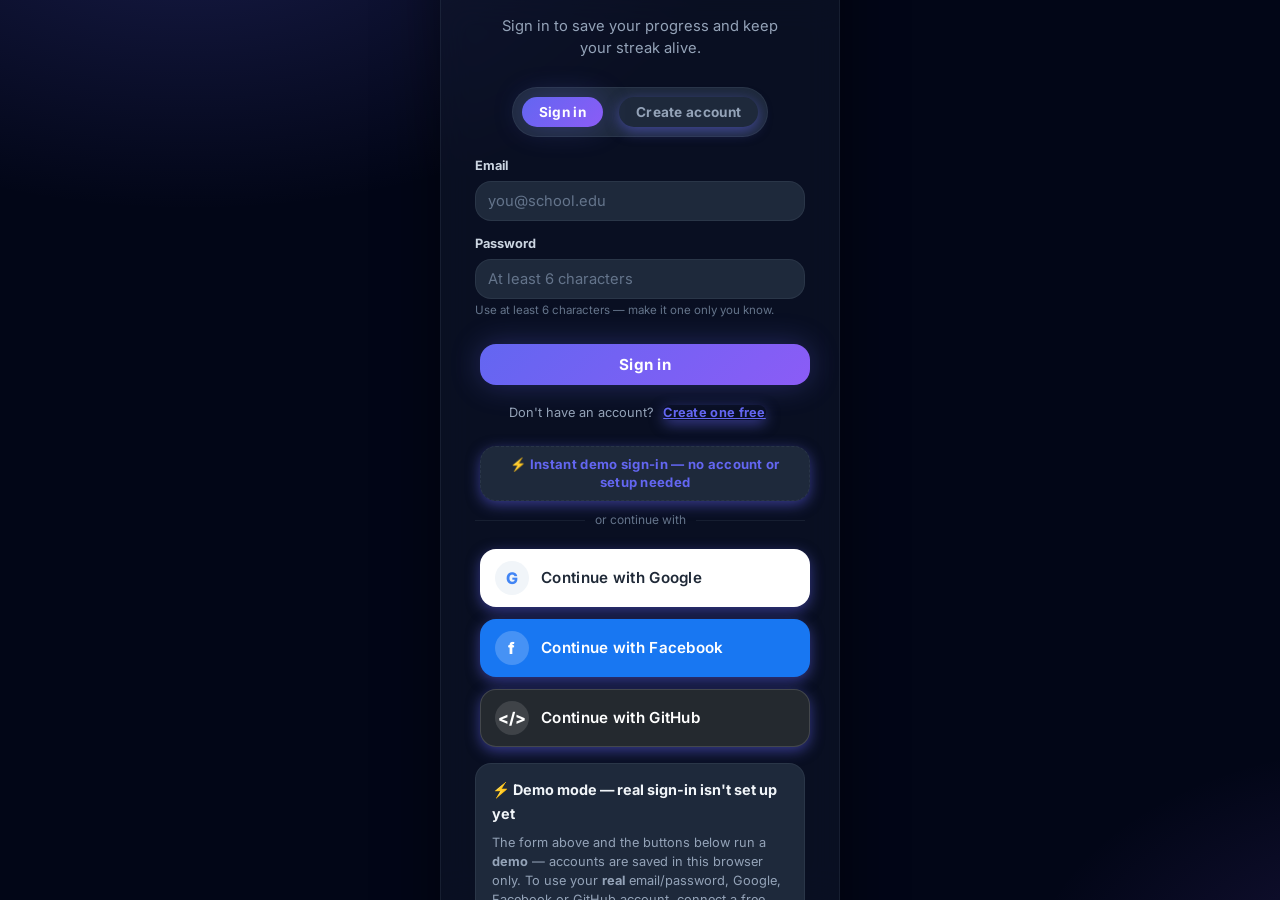
<file: STUDY TRACKER/index.html>
<!DOCTYPE html>
<html lang="en">
<head>
  <meta charset="UTF-8">
  <meta name="viewport" content="width=device-width, initial-scale=1.0">
  <title>Study Tracker | Focus. Track. Achieve.</title>
  <link rel="preconnect" href="https://fonts.googleapis.com">
  <link rel="preconnect" href="https://fonts.gstatic.com" crossorigin>
  <link href="https://fonts.googleapis.com/css2?family=Inter:wght@400;500;600;700;800;900&display=swap" rel="stylesheet">
  <link rel="stylesheet" href="style.css">
</head>
<body class="auth-screen">
  <div id="authRoot" class="auth-root" aria-live="polite"></div>

  <div class="app-shell" id="appShell">
    <nav class="sidebar" aria-label="Main navigation">
      <div class="sidebar-brand" title="Study Tracker">
        <span class="brand-icon">🎓</span>
        <span class="brand-text">StudyTrack</span>
      </div>

      <div class="sidebar-nav">
        <button class="nav-btn active" data-view="dashboard" title="Dashboard">
          <span class="nav-icon">🏠</span>
          <span class="nav-label">Dashboard</span>
        </button>
        <button class="nav-btn" data-view="subjects" title="Subjects">
          <span class="nav-icon">📚</span>
          <span class="nav-label">Subjects</span>
        </button>
        <button class="nav-btn" data-view="timer" title="Timer">
          <span class="nav-icon">⏱️</span>
          <span class="nav-label">Timer</span>
        </button>
        <button class="nav-btn" data-view="calendar" title="Calendar">
          <span class="nav-icon">📅</span>
          <span class="nav-label">Calendar</span>
        </button>
        <button class="nav-btn" data-view="resources" title="Resources">
          <span class="nav-icon">📁</span>
          <span class="nav-label">Resources</span>
        </button>
        <button class="nav-btn" data-view="notes" title="Notes">
          <span class="nav-icon">📝</span>
          <span class="nav-label">Notes</span>
        </button>
        <button class="nav-btn" data-view="stats" title="Stats">
          <span class="nav-icon">📊</span>
          <span class="nav-label">Stats</span>
        </button>
        <button class="nav-btn" data-view="goals" title="Goals">
          <span class="nav-icon">🎯</span>
          <span class="nav-label">Goals</span>
        </button>
      </div>

      <div class="sidebar-footer">
        <div id="authBar" class="auth-bar"></div>
        <button id="themeToggle" class="nav-btn theme-toggle" title="Toggle theme">
          <span class="nav-icon" id="themeIcon">🌙</span>
          <span class="nav-label" id="themeLabel">Dark</span>
        </button>
      </div>
    </nav>

    <div class="main-area" id="appMain">
      <header class="topbar">
        <div class="card greeting-card">
          <div class="greeting-content">
            <p class="greeting-eyebrow" id="greetingEyebrow">Good day,</p>
            <h1 class="greeting-name" id="greetingName">Student</h1>
            <p class="greeting-sub">Stay focused and turn your goals into achievements.</p>
          </div>
          <div class="greeting-wave" aria-hidden="true"></div>
        </div>
        <div class="card clock-card">
          <p class="clock-date" id="clockDate">--</p>
          <p class="clock-time" id="clockTime">--:--</p>
          <p class="clock-period" id="clockPeriod">--</p>
        </div>
      </header>

      <main id="app" class="app-main"></main>
    </div>
  </div>

  <script src="data.js"></script>
  <script src="firebase-config.js"></script>
  <script src="auth.js"></script>
  <script src="app.js"></script>
</body>
</html>
</file>
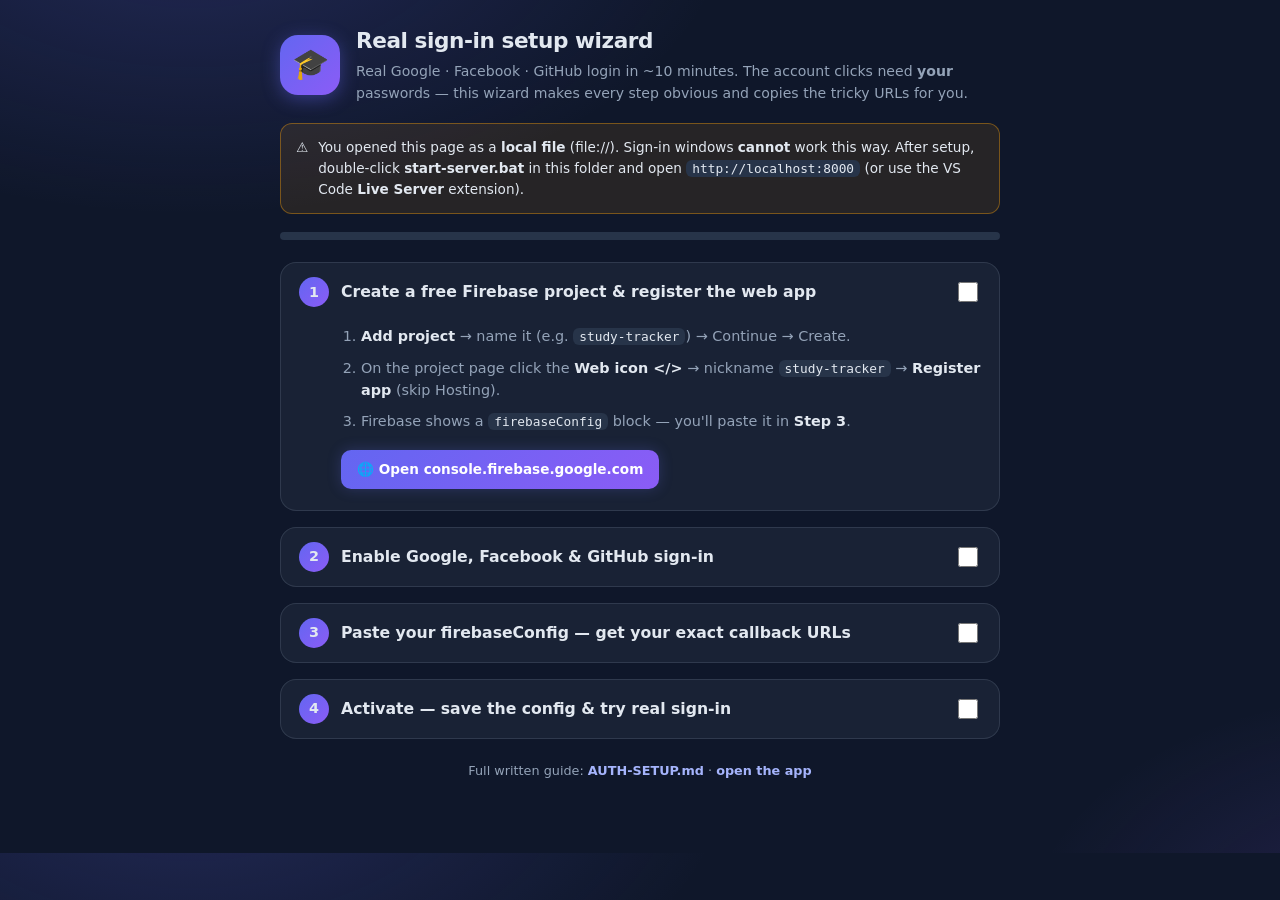
<file: STUDY TRACKER/SETUP-WIZARD.html>
<!DOCTYPE html>
<html lang="en" data-theme="dark">
<head>
<meta charset="UTF-8">
<meta name="viewport" content="width=device-width, initial-scale=1.0">
<title>Study Tracker — Real Sign-In Setup Wizard</title>
<style>
  :root { --bg:#0f172a; --bg2:#1e293b; --card:rgba(30,41,59,.7); --hover:#273449;
    --accent:#6366f1; --accent2:#8b5cf6; --text:#e2e8f0; --muted:#94a3b8;
    --ok:#22c55e; --danger:#ef4444; --border:rgba(148,163,184,.18); }
  * { box-sizing: border-box; }
  body { margin:0; padding:24px 16px 60px; font-family:"Segoe UI",system-ui,sans-serif; color:var(--text);
    line-height:1.55; background:radial-gradient(900px 500px at 15% -10%, rgba(99,102,241,.22), transparent 60%),
    radial-gradient(700px 450px at 110% 110%, rgba(139,92,246,.16), transparent 55%), var(--bg); }
  .wrap { max-width: 720px; margin: 0 auto; }
  header { display:flex; gap:16px; align-items:center; margin-bottom:18px; }
  .logo { display:inline-flex; align-items:center; justify-content:center; width:60px; height:60px; font-size:30px;
    background:linear-gradient(135deg,var(--accent),var(--accent2)); border-radius:18px; flex-shrink:0;
    box-shadow:0 4px 18px rgba(99,102,241,.4); }
  h1 { margin:0; font-size:1.35rem; letter-spacing:-.02em; }
  header p { margin:4px 0 0; font-size:.88rem; color:var(--muted); }
  .progress { height:8px; background:var(--hover); border-radius:6px; overflow:hidden; margin-bottom:22px; }
  .progress > div { height:100%; width:0; background:linear-gradient(90deg,var(--accent),var(--accent2));
    border-radius:6px; transition:width .4s ease; }
  .step { background:var(--card); backdrop-filter:blur(14px); border:1px solid var(--border);
    border-radius:16px; margin-bottom:16px; overflow:hidden; }
  .step.done { border-color:rgba(34,197,94,.45); }
  .step-head { display:flex; align-items:center; gap:12px; padding:14px 18px; cursor:pointer; }
  .step-head .num { display:inline-flex; align-items:center; justify-content:center; width:30px; height:30px;
    border-radius:50%; background:linear-gradient(135deg,var(--accent),var(--accent2)); font-weight:800;
    font-size:.9rem; flex-shrink:0; }
  .step.done .step-head .num { background:var(--ok); }
  .step-head h2 { margin:0; font-size:.98rem; flex:1; }
  .step-head input[type="checkbox"] { width:20px; height:20px; accent-color:var(--ok); cursor:pointer; flex-shrink:0; }
  .step-body { display:none; padding:4px 18px 18px 60px; font-size:.9rem; color:var(--muted); }
  .step.open .step-body { display:block; }
  .step-body ol { margin:0 0 14px; padding-left:20px; }
  .step-body li { margin-bottom:9px; }
  .step-body b { color: var(--text); }
  a { color:#a5b4fc; font-weight:600; text-decoration:none; }
  a:hover { text-decoration:underline; }
  .btn { display:inline-flex; align-items:center; gap:8px; padding:9px 16px; margin:3px 8px 3px 0;
    font-size:.85rem; font-weight:700; color:#fff; background:linear-gradient(135deg,var(--accent),var(--accent2));
    border:none; border-radius:10px; cursor:pointer; box-shadow:0 0 14px rgba(99,102,241,.25);
    transition:transform .15s ease, filter .15s ease; }
  .btn:hover { transform:translateY(-1px); filter:brightness(1.1); }
  .btn.ghost { background:var(--hover); box-shadow:none; }
  .warnbox { display:flex; gap:10px; padding:13px 15px; margin-bottom:18px; font-size:.85rem;
    background:rgba(245,158,11,.1); border:1px solid rgba(245,158,11,.4); border-radius:12px; }
  .okbox { padding:12px 14px; margin:12px 0; font-size:.87rem; color:#bbf7d0;
    background:rgba(34,197,94,.1); border:1px solid rgba(34,197,94,.4); border-radius:12px; }
  textarea { width:100%; min-height:150px; resize:vertical; padding:12px; color:var(--text);
    font-family:Consolas,"Courier New",monospace; font-size:.78rem; line-height:1.5; background:var(--bg);
    border:1px solid var(--border); border-radius:12px; outline:none; }
  textarea:focus { border-color:var(--accent); box-shadow:0 0 0 3px rgba(99,102,241,.25); }
  .url-row { display:flex; gap:8px; align-items:center; margin:8px 0; flex-wrap:wrap; }
  .url-row code { flex:1; min-width:220px; padding:9px 12px; font-size:.78rem; color:var(--text);
    background:var(--bg); border:1px solid var(--border); border-radius:9px; font-family:Consolas,monospace; word-break:break-all; }
  .copy { padding:8px 13px; font-size:.78rem; font-weight:700; color:var(--text); background:var(--hover);
    border:1px solid var(--border); border-radius:9px; cursor:pointer; }
  .copy:hover { border-color:var(--accent); color:#fff; }
  .copy.ok { border-color:var(--ok); color:var(--ok); }
  .muted { color:var(--muted); font-size:.8rem; }
  .status { min-height:20px; margin-top:10px; font-size:.85rem; }
  .status.err { color:var(--danger); } .status.good { color:var(--ok); }
  code.inline { padding:1px 6px; background:var(--hover); border-radius:6px; font-family:Consolas,monospace; font-size:.8rem; color:var(--text); }
</style>
</head>
<body>
<div class="wrap">
  <header>
    <div class="logo">🎓</div>
    <div>
      <h1>Real sign-in setup wizard</h1>
      <p>Real Google · Facebook · GitHub login in ~10 minutes. The account clicks need <b>your</b> passwords — this wizard makes every step obvious and copies the tricky URLs for you.</p>
    </div>
  </header>

  <div class="warnbox" id="protoWarn" hidden>
    <span>⚠️</span>
    <span>You opened this page as a <b>local file</b> (file://). Sign-in windows <b>cannot</b> work this way.
    After setup, double-click <b>start-server.bat</b> in this folder and open
    <code class="inline">http://localhost:8000</code> (or use the VS Code <b>Live Server</b> extension).</span>
  </div>

  <div class="progress"><div id="progFill"></div></div>

  <section class="step" data-step="1">
    <div class="step-head"><span class="num">1</span><h2>Create a free Firebase project & register the web app</h2><input type="checkbox" class="done" aria-label="Step 1 done"></div>
    <div class="step-body">
      <ol>
        <li><b>Add project</b> → name it (e.g. <code class="inline">study-tracker</code>) → Continue → Create.</li>
        <li>On the project page click the <b>Web icon &lt;/&gt;</b> → nickname <code class="inline">study-tracker</code> → <b>Register app</b> (skip Hosting).</li>
        <li>Firebase shows a <code class="inline">firebaseConfig</code> block — you'll paste it in <b>Step 3</b>.</li>
      </ol>
      <a class="btn" href="https://console.firebase.google.com" target="_blank" rel="noopener">🌐 Open console.firebase.google.com</a>
    </div>
  </section>

  <section class="step" data-step="2">
    <div class="step-head"><span class="num">2</span><h2>Enable Google, Facebook & GitHub sign-in</h2><input type="checkbox" class="done" aria-label="Step 2 done"></div>
    <div class="step-body">
      <ol>
        <li>Open <b>Authentication → Get started</b> (button below). Set a support email if asked.</li>
        <li><b>Email/Password</b> → enable it (usually already on) — this powers the <b>Create account</b> and <b>Sign in</b> forms on the app. ✅</li>
        <li><b>Google</b> → Enable → choose your email → Save. ✅ Nothing else needed.</li>
        <li><b>Facebook</b>: create an app at Facebook for developers (type <b>Consumer</b>, add the <b>Facebook Login</b> product) → <b>Settings → Basic</b> → copy the <b>App ID</b> + <b>App Secret</b> → paste them into Firebase's Facebook provider → Save. Then put your callback URL (generated in Step 3) into <b>Facebook Login → Settings → Valid OAuth Redirect URIs</b>.</li>
        <li><b>GitHub</b>: create an OAuth App on GitHub → paste the callback URL (from Step 3) → register → copy the <b>Client ID</b> + <b>Client Secret</b> into Firebase's GitHub provider → Save.</li>
        <li><b>Authentication → Settings → Authorized domains</b>: add <code class="inline">localhost</code> (usually already there) and your live domain later (e.g. <code class="inline">yourname.github.io</code>).</li>
      </ol>
      <a class="btn" href="https://console.firebase.google.com/project/_/authentication/providers" target="_blank" rel="noopener">🔐 Firebase Authentication</a>
      <a class="btn ghost" href="https://developers.facebook.com/apps" target="_blank" rel="noopener">📘 Facebook for developers</a>
      <a class="btn ghost" href="https://github.com/settings/developers" target="_blank" rel="noopener">🐙 GitHub OAuth Apps</a>
    </div>
  </section>
  <section class="step" data-step="3">
    <div class="step-head"><span class="num">3</span><h2>Paste your firebaseConfig — get your exact callback URLs</h2><input type="checkbox" class="done" aria-label="Step 3 done"></div>
    <div class="step-body">
      <ol>
        <li>In Firebase open <b>⚙️ Project settings → Your apps</b> (button below) → copy the whole <code class="inline">firebaseConfig</code> block.</li>
        <li>Paste it below and press <b>Check my config</b> — the wizard builds the exact URLs Facebook/GitHub need.</li>
      </ol>
      <textarea id="cfg" spellcheck="false" placeholder='Paste the whole firebaseConfig here, e.g.&#10;{&#10;  "apiKey": "AIzaSy...",&#10;  "authDomain": "your-project.firebaseapp.com",&#10;  "projectId": "your-project",&#10;  "storageBucket": "your-project.appspot.com",&#10;  "messagingSenderId": "1234567890",&#10;  "appId": "1:1234567890:web:abc123"&#10;}'></textarea>
      <div style="margin-top:10px;">
        <button class="btn" id="checkCfg">✓ Check my config</button>
        <a class="btn ghost" href="https://console.firebase.google.com/project/_/settings/general" target="_blank" rel="noopener">⚙️ Project settings</a>
      </div>
      <div id="cfgResult" hidden></div>
    </div>
  </section>

  <section class="step" data-step="4">
    <div class="step-head"><span class="num">4</span><h2>Activate — save the config & try real sign-in</h2><input type="checkbox" class="done" aria-label="Step 4 done"></div>
    <div class="step-body">
      <p>Click the button: it saves your config into this browser and switches the app to real sign-in (when the app is opened the same way as this page).</p>
      <button class="btn" id="saveCfg">💾 Save config &amp; activate real sign-in</button>
      <p class="status" id="saveStatus"></p>
      <ol>
        <li>Open <a href="index.html" target="_blank" rel="noopener">index.html →</a> the same way you opened this page (Live Server / same server).</li>
        <li>Click <b>Continue with Google / Facebook / GitHub</b> → the <b>real</b> provider window opens → approve → you're signed in with your real name, email &amp; avatar 🔒</li>
        <li>If a red toast appears, read it — it names the exact fix (usually adding this domain under <b>Authentication → Settings → Authorized domains</b>).</li>
      </ol>
      <p class="muted">Remove anytime: app login screen → ⚙️ Enable real sign-in → "Remove saved config".</p>
    </div>
  </section>

  <p class="muted" style="text-align:center;margin-top:22px;">
    Full written guide: <a href="AUTH-SETUP.md" target="_blank" rel="noopener">AUTH-SETUP.md</a> · <a href="index.html" target="_blank" rel="noopener">open the app</a>
  </p>
</div>
<script>
(function () {
  "use strict";
  const $ = s => document.querySelector(s);

  /* --- protocol warning (file:// can't open sign-in windows) --- */
  if (location.protocol === "file:") $("#protoWarn").hidden = false;

  /* --- collapsible steps + persisted progress --- */
  const saved = JSON.parse(localStorage.getItem("st_wizard_progress") || "{}");
  const steps = Array.prototype.slice.call(document.querySelectorAll(".step"));
  function refresh() {
    const done = steps.filter(s => s.classList.contains("done")).length;
    $("#progFill").style.width = (done / steps.length * 100) + "%";
  }
  steps.forEach((s, i) => {
    const cb = s.querySelector('input[type="checkbox"]');
    if (saved[i + 1]) { s.classList.add("done"); cb.checked = true; }
    if (i === 0) s.classList.add("open");
    s.querySelector(".step-head").addEventListener("click", e => {
      if (e.target === cb) return;
      s.classList.toggle("open");
    });
    cb.addEventListener("change", () => {
      s.classList.toggle("done", cb.checked);
      saved[i + 1] = cb.checked;
      localStorage.setItem("st_wizard_progress", JSON.stringify(saved));
      refresh();
    });
  });
  refresh();

  /* --- config parsing (same rules as the app's ⚙️ panel) --- */
  function escapeHtml(s) {
    return String(s == null ? "" : s).replace(/&/g, "&amp;").replace(/</g, "&lt;")
      .replace(/>/g, "&gt;").replace(/"/g, "&quot;");
  }
  function parseConfig(raw) {
    const text = (raw || "").trim();
    const start = text.indexOf("{");
    const end = text.lastIndexOf("}");
    if (!text || start === -1 || end <= start) {
      return { ok: false, error: "No { … } block found — paste the whole firebaseConfig block." };
    }
    try {
      const cfg = JSON.parse(text.slice(start, end + 1));
      const missing = ["apiKey", "authDomain", "projectId", "appId"].filter(k => !cfg[k]);
      if (missing.length) return { ok: false, error: "That config is missing: " + missing.join(", ") };
      return { ok: true, cfg };
    } catch (e) {
      return { ok: false, error: "Not valid JSON — copy the block exactly from Firebase." };
    }
  }
  function handlerUrl(authDomain) {
    return "https://" + String(authDomain).replace(/^https?:\/\//, "") + "/__/auth/handler";
  }
  function copyText(text, btn) {
    const done = () => {
      if (!btn) return;
      const old = btn.textContent;
      btn.textContent = "✅ Copied"; btn.classList.add("ok");
      setTimeout(() => { btn.textContent = old; btn.classList.remove("ok"); }, 1500);
    };
    if (navigator.clipboard && navigator.clipboard.writeText) {
      navigator.clipboard.writeText(text).then(done, () => fallbackCopy(text, done));
    } else fallbackCopy(text, done);
  }
  function fallbackCopy(text, done) {
    const ta = document.createElement("textarea");
    ta.value = text; document.body.appendChild(ta); ta.select();
    try { document.execCommand("copy"); } catch (e) { /* noop */ }
    ta.remove(); done();
  }

  /* --- Step 3: check config → generate the provider callback URL --- */
  $("#checkCfg").addEventListener("click", () => {
    const res = parseConfig($("#cfg").value);
    const box = $("#cfgResult");
    box.hidden = false;
    if (!res.ok) {
      box.className = "warnbox";
      box.innerHTML = "<span>❌</span><span><b>" + escapeHtml(res.error) + "</b></span>";
      return;
    }
    const url = handlerUrl(res.cfg.authDomain);
    box.className = "okbox";
    box.innerHTML =
      "<b>✅ Config looks good (project: " + escapeHtml(res.cfg.projectId) + ")!</b><br><br>" +
      "Paste this exact URL into the developer consoles from Step 2:" +
      '<div class="url-row"><code id="cbUrl">' + escapeHtml(url) + '</code>' +
      '<button class="copy" id="copyBtn" type="button">📋 Copy</button></div>' +
      '<span class="muted">→ GitHub: "Authorization callback URL" · Facebook: "Valid OAuth Redirect URIs" · and add your hosting domain under Firebase → Authentication → Settings → Authorized domains</span>';
    $("#copyBtn").addEventListener("click", e => copyText($("#cbUrl").textContent, e.target));
  });

  /* --- Step 4: activate --- */
  $("#saveCfg").addEventListener("click", () => {
    const res = parseConfig($("#cfg").value);
    const st = $("#saveStatus");
    if (!res.ok) {
      st.textContent = "❌ " + res.error;
      st.className = "status err";
      return;
    }
    localStorage.setItem("st_firebase_config", JSON.stringify(res.cfg));
    st.textContent = "✅ Saved! Open index.html the same way you opened this page and click a provider — real sign-in is ON. (Remove it anytime from the app's ⚙️ panel.)";
    st.className = "status good";
  });

  /* --- automated self-test: open with ?selftest=1 --- */
  if (location.search.indexOf("selftest=1") !== -1) {
    const out = [];
    const t = (n, ok, d) => out.push((ok ? "PASS" : "FAIL") + ": " + n + (d ? " | " + d : ""));
    const r1 = parseConfig('window.FIREBASE_CONFIG = {\n "apiKey": "AIza", "authDomain": "p.firebaseapp.com", "projectId": "p", "storageBucket": "s", "messagingSenderId": "1", "appId": "a" \n};');
    t("parse wrapped JSON", r1.ok && r1.cfg.apiKey === "AIza", JSON.stringify(r1));
    t("reject broken JSON", !parseConfig("{oops").ok);
    t("reject missing keys", !parseConfig('{"apiKey":"a"}').ok);
    t("reject garbage", !parseConfig("hello world").ok);
    t("handler url from authDomain", handlerUrl("p.firebaseapp.com") === "https://p.firebaseapp.com/__/auth/handler");
    t("escapeHtml works", escapeHtml('<a href="x">') === "&lt;a href=&quot;x&quot;&gt;");
    const cb = steps[0].querySelector('input[type="checkbox"]');
    cb.checked = true; cb.dispatchEvent(new Event("change"));
    t("progress persisted", JSON.parse(localStorage.getItem("st_wizard_progress"))["1"] === true);
    cb.checked = false; cb.dispatchEvent(new Event("change"));
    document.body.dataset.testResult = out.join(" || ");
  }
})();
</script>
</body>
</html>
</file>
<file: STUDY TRACKER/style.css>
﻿/* ============================================
   STUDY TRACKER - Enhanced Modern Dashboard
   Sleek glassmorphism, vibrant gradients,
   smooth animations & micro-interactions
   ============================================ */

/* ---------- CSS Variables (Dark Theme) ---------- */
:root {
  /* Backgrounds */
  --bg-primary: #020617;
  --bg-secondary: #0f172a;
  --bg-card: rgba(15, 23, 42, 0.6);
  --bg-card-solid: #0f172a;
  --bg-hover: #1e293b;

  /* Accent Colors */
  --accent-primary: #6366f1;
  --accent-primary-hover: #4f46e5;
  --accent-secondary: #a855f7;
  --accent-light: #818cf8;
  --accent-lighter: #a5b4fc;
  --accent-glow: rgba(99, 102, 241, 0.3);
  --accent-glow-strong: rgba(99, 102, 241, 0.5);

  /* Gradient Accents */
  --gradient-primary: linear-gradient(135deg, #6366f1 0%, #a855f7 100%);
  --gradient-success: linear-gradient(135deg, #22c55e 0%, #10b981 100%);
  --gradient-warning: linear-gradient(135deg, #f59e0b 0%, #f97316 100%);

  /* Semantic Colors */
  --success: #22c55e;
  --success-bg: rgba(34, 197, 94, 0.15);
  --danger: #ef4444;
  --danger-bg: rgba(239, 68, 68, 0.15);
  --warning: #f59e0b;
  --warning-bg: rgba(245, 158, 11, 0.15);

  /* Text Colors */
  --text-primary: #f1f5f9;
  --text-secondary: #cbd5e1;
  --text-muted: #94a3b8;
  --text-faint: #64748b;

  /* Borders */
  --border-subtle: rgba(148, 163, 184, 0.1);
  --border-hover: rgba(99, 102, 241, 0.6);
  --border-glow: rgba(99, 102, 241, 0.4);

  /* Inputs */
  --input-bg: rgba(15, 23, 42, 0.7);

  /* Shadows */
  --shadow-sm: 0 1px 3px rgba(0, 0, 0, 0.3);
  --shadow-md: 0 10px 40px rgba(0, 0, 0, 0.4);
  --shadow-lg: 0 20px 60px rgba(0, 0, 0, 0.5);
  --shadow-glow: 0 0 30px var(--accent-glow);
  --shadow-glow-strong: 0 8px 32px var(--accent-glow-strong);

  /* Radii */
  --radius-sm: 10px;
  --radius-md: 16px;
  --radius-lg: 24px;
  --radius-xl: 32px;

  /* Fonts */
  --font-body: 'Inter', -apple-system, BlinkMacSystemFont, 'Segoe UI', 'Helvetica Neue', Arial, sans-serif;

  /* Layout */
  --sidebar-width: 260px;
  --nav-bg: rgba(2, 6, 23, 0.8);
  --nav-blur: 16px;

  /* Motion */
  --dur-fast: 0.15s;
  --dur-med: 0.25s;
  --dur-slow: 0.4s;
  --ease-out: cubic-bezier(0.25, 0.8, 0.25, 1);
  --ease-spring: cubic-bezier(0.34, 1.56, 0.64, 1);
}

/* ---------- CSS Variables (Light Theme) ---------- */
body[data-theme="light"] {
  --bg-primary: #f1f5f9;
  --bg-secondary: #e2e8f0;
  --bg-card: rgba(255, 255, 255, 0.72);
  --bg-card-solid: #ffffff;
  --bg-hover: #e2e8f0;

  --accent-primary-hover: #4f46e5;
  --accent-lighter: #4338ca;
  --accent-glow: rgba(99, 102, 241, 0.18);
  --accent-glow-strong: rgba(99, 102, 241, 0.35);

  --success: #16a34a;
  --success-bg: rgba(22, 163, 74, 0.12);
  --danger: #dc2626;
  --danger-bg: rgba(220, 38, 38, 0.1);
  --warning: #d97706;
  --warning-bg: rgba(217, 119, 6, 0.12);

  --text-primary: #0f172a;
  --text-secondary: #334155;
  --text-muted: #64748b;
  --text-faint: #94a3b8;

  --border-subtle: rgba(15, 23, 42, 0.08);
  --border-hover: rgba(99, 102, 241, 0.45);

  --input-bg: rgba(255, 255, 255, 0.92);

  --shadow-sm: 0 2px 8px rgba(15, 23, 42, 0.07);
  --shadow-md: 0 8px 24px rgba(15, 23, 42, 0.09);
  --shadow-lg: 0 16px 40px rgba(15, 23, 42, 0.13);

  --nav-bg: rgba(255, 255, 255, 0.82);
}

/* ---------- Reset ---------- */
*,
*::before,
*::after {
  margin: 0;
  padding: 0;
  box-sizing: border-box;
}

/* ---------- Base ---------- */
html {
  scroll-behavior: smooth;
}

body {
  font-family: var(--font-body);
  background-color: var(--bg-primary);
  background-image:
    radial-gradient(ellipse 80% 50% at 50% -20%, rgba(99, 102, 241, 0.15) 0%, transparent 60%),
    radial-gradient(ellipse 60% 40% at 100% 100%, rgba(168, 85, 247, 0.12) 0%, transparent 50%),
    radial-gradient(ellipse 40% 30% at 0% 80%, rgba(34, 197, 94, 0.08) 0%, transparent 50%);
  background-attachment: fixed;
  color: var(--text-primary);
  line-height: 1.7;
  min-height: 100vh;
  -webkit-font-smoothing: antialiased;
  -moz-osx-font-smoothing: grayscale;
  transition: background-color var(--dur-slow) var(--ease-out),
              color var(--dur-slow) var(--ease-out);
}

body[data-theme="light"] {
  background-image:
    radial-gradient(circle at 15% 20%, rgba(99, 102, 241, 0.1) 0%, transparent 35%),
    radial-gradient(circle at 85% 80%, rgba(34, 197, 94, 0.07) 0%, transparent 35%),
    radial-gradient(circle at 50% 50%, rgba(241, 245, 249, 0.4) 0%, transparent 100%);
}
/* ---------- App Shell Layout ---------- */
.app-shell {
  display: flex;
  min-height: 100vh;
}

/* ---------- Sidebar ---------- */
.sidebar {
  width: var(--sidebar-width);
  flex-shrink: 0;
  display: flex;
  flex-direction: column;
  position: sticky;
  top: 0;
  height: 100vh;
  padding: 20px 14px;
  background: var(--nav-bg);
  backdrop-filter: blur(var(--nav-blur));
  -webkit-backdrop-filter: blur(var(--nav-blur));
  border-right: 1px solid var(--border-subtle);
  z-index: 1000;
  transition: background-color var(--dur-slow) var(--ease-out),
              border-color var(--dur-slow) var(--ease-out);
}

.sidebar-brand {
  display: flex;
  align-items: center;
  gap: 12px;
  padding: 10px 12px 24px;
  margin-bottom: 20px;
  border-bottom: 1px solid var(--border-subtle);
  cursor: default;
  user-select: none;
  transition: all var(--dur-med) var(--ease-out);
}

.brand-icon {
  font-size: 2rem;
  line-height: 1;
  filter: drop-shadow(0 0 16px var(--accent-glow-strong));
  transition: transform var(--dur-med) var(--ease-spring), filter var(--dur-med) var(--ease-out);
}

.sidebar-brand:hover .brand-icon {
  transform: scale(1.15) rotate(-10deg);
  filter: drop-shadow(0 0 24px var(--accent-glow-strong));
}

.brand-text {
  font-size: 1.25rem;
  font-weight: 800;
  letter-spacing: -0.5px;
  background: var(--gradient-primary);
  -webkit-background-clip: text;
  -webkit-text-fill-color: transparent;
  background-clip: text;
}

.sidebar-nav {
  display: flex;
  flex-direction: column;
  gap: 6px;
  flex: 1;
}

/* ---------- Nav Buttons ---------- */
.nav-btn {
  position: relative;
  display: flex;
  align-items: center;
  gap: 14px;
  width: 100%;
  padding: 12px 16px;
  border: 1px solid transparent;
  border-radius: var(--radius-md);
  background: transparent;
  color: var(--text-secondary);
  font-family: var(--font-body);
  font-size: 0.925rem;
  font-weight: 600;
  letter-spacing: 0.2px;
  text-align: left;
  cursor: pointer;
  transition: all var(--dur-med) var(--ease-out);
  overflow: hidden;
}

.nav-btn .nav-icon {
  width: 24px;
  text-align: center;
  font-size: 1.1rem;
  transition: transform var(--dur-med) var(--ease-out);
}

.nav-btn:hover {
  background: rgba(99, 102, 241, 0.12);
  color: var(--text-primary);
  border-color: var(--border-glow);
  transform: translateX(6px);
}

.nav-btn:hover .nav-icon {
  transform: scale(1.15);
  filter: drop-shadow(0 0 8px var(--accent-glow));
}

.nav-btn:active {
  transform: translateX(3px) scale(0.98);
}

.nav-btn.active {
  background: var(--gradient-primary);
  color: #ffffff;
  border-color: transparent;
  box-shadow: var(--shadow-glow-strong);
}

.nav-btn.active::before {
  content: "";
  position: absolute;
  left: -16px;
  top: 50%;
  transform: translateY(-50%);
  width: 4px;
  height: 60%;
  border-radius: 0 4px 4px 0;
  background: linear-gradient(180deg, rgba(255, 255, 255, 0.9), rgba(255, 255, 255, 0.6));
  box-shadow: 0 0 12px rgba(255, 255, 255, 0.5);
}

.nav-btn.active:hover {
  transform: translateX(0);
  box-shadow: 0 12px 40px var(--accent-glow-strong), 0 0 0 1px rgba(255, 255, 255, 0.1) inset;
}

.sidebar-footer {
  padding-top: 16px;
  border-top: 1px solid var(--border-subtle);
}

.theme-toggle .nav-icon {
  font-size: 1.05rem;
}

/* ---------- Main Area ---------- */
.main-area {
  flex: 1;
  min-width: 0;
  display: flex;
  flex-direction: column;
}

/* ---------- Topbar ---------- */
.topbar {
  display: grid;
  grid-template-columns: minmax(0, 1fr) auto;
  gap: 16px;
  padding: 22px 30px 0;
}

/* Greeting */
.greeting-card {
  position: relative;
  overflow: hidden;
  display: flex;
  flex-direction: column;
  align-items: flex-start;
  justify-content: center;
  margin: 0;
  padding: 28px 32px;
  background: linear-gradient(135deg, rgba(99, 102, 241, 0.15) 0%, rgba(168, 85, 247, 0.1) 100%);
  border: 1px solid var(--border-glow);
}

.greeting-content {
  position: relative;
  z-index: 1;
}

.greeting-eyebrow {
  font-size: 0.75rem;
  font-weight: 700;
  text-transform: uppercase;
  letter-spacing: 2px;
  color: var(--accent-lighter);
  margin-bottom: 8px;
}

.greeting-name {
  font-size: 2rem;
  font-weight: 900;
  line-height: 1.2;
  letter-spacing: -1px;
  margin-bottom: 6px;
  background: linear-gradient(120deg, var(--text-primary) 0%, var(--accent-lighter) 100%);
  -webkit-background-clip: text;
  -webkit-text-fill-color: transparent;
  background-clip: text;
}

.greeting-sub {
  font-size: 0.925rem;
  color: var(--text-secondary);
  font-weight: 500;
}

.greeting-wave {
  position: absolute;
  right: -60px;
  bottom: -80px;
  width: 220px;
  height: 220px;
  border-radius: 50%;
  background: radial-gradient(circle, rgba(99, 102, 241, 0.3) 0%, transparent 70%);
  opacity: 0.6;
  pointer-events: none;
  animation: pulse 4s ease-in-out infinite;
}

@keyframes pulse {
  0%, 100% { transform: scale(1); opacity: 0.6; }
  50% { transform: scale(1.1); opacity: 0.8; }
}

/* Clock */
.clock-card {
  min-width: 240px;
  margin: 0;
  flex-direction: column;
  align-items: flex-end;
  justify-content: center;
  text-align: right;
  background: linear-gradient(135deg, rgba(15, 23, 42, 0.8) 0%, rgba(30, 41, 59, 0.6) 100%);
}

.clock-date {
  font-size: 0.875rem;
  font-weight: 600;
  color: var(--text-muted);
  letter-spacing: 0.3px;
  margin-bottom: 4px;
}

.clock-time {
  font-size: 2.5rem;
  font-weight: 900;
  font-variant-numeric: tabular-nums;
  letter-spacing: -1px;
  line-height: 1;
  margin-bottom: 4px;
  background: var(--gradient-primary);
  -webkit-background-clip: text;
  -webkit-text-fill-color: transparent;
  background-clip: text;
}

.clock-period {
  font-size: 0.8rem;
  font-weight: 700;
  color: var(--accent-lighter);
  text-transform: uppercase;
  letter-spacing: 1.5px;
}

/* ---------- Main Content ---------- */
#app {
  flex: 1;
  width: 100%;
  max-width: 1200px;
  margin: 0 auto;
  padding: 28px 30px 60px;
}

/* ---------- Headings ---------- */
h2 {
  color: var(--text-primary);
  font-size: 1.8rem;
  font-weight: 800;
  margin-bottom: 26px;
  letter-spacing: -0.5px;
  position: relative;
  display: inline-block;
}

h2::after {
  content: "";
  position: absolute;
  bottom: -8px;
  left: 0;
  width: 52px;
  height: 4px;
  border-radius: 4px;
  background: linear-gradient(90deg, var(--accent-primary), var(--accent-light));
  box-shadow: 0 0 12px var(--accent-glow);
}

h3 {
  color: var(--text-primary);
  margin: 0 0 10px;
  font-weight: 700;
  font-size: 1.15rem;
  letter-spacing: -0.2px;
}

/* ---------- Cards ---------- */
.card {
  background: var(--bg-card);
  backdrop-filter: blur(12px);
  -webkit-backdrop-filter: blur(12px);
  padding: 22px 26px;
  margin: 16px 0;
  border-radius: var(--radius-lg);
  box-shadow: var(--shadow-sm);
  border: 1px solid var(--border-subtle);
  display: flex;
  justify-content: space-between;
  align-items: center;
  flex-wrap: wrap;
  gap: 12px;
  transition:
    transform var(--dur-med) var(--ease-out),
    box-shadow var(--dur-med) var(--ease-out),
    border-color var(--dur-med) var(--ease-out),
    background-color var(--dur-slow) var(--ease-out);
  animation: cardIn var(--dur-slow) var(--ease-out) both;
}

.card:hover {
  transform: translateY(-4px);
  box-shadow: var(--shadow-md);
  border-color: var(--border-hover);
}

/* Column card variants used across views */
.stat-card,
.inline-stat-card,
.list-card,
.form-card,
.subject-card,
.goals-grid .card {
  display: flex;
  flex-direction: column;
  align-items: stretch;
  justify-content: flex-start;
}

.form-card {
  gap: 6px;
}

/* ---------- Bento Grid ---------- */
.bento-grid {
  display: grid;
  grid-template-columns: repeat(auto-fit, minmax(280px, 1fr));
  gap: 18px;
}

.bento-grid .card {
  margin: 0;
  height: 100%;
}

.bento-grid .card:nth-child(1) { animation-delay: 0.05s; }
.bento-grid .card:nth-child(2) { animation-delay: 0.1s; }
.bento-grid .card:nth-child(n+3) { animation-delay: 0.15s; }

/* Card head row */
.card-head {
  display: flex;
  align-items: center;
  justify-content: space-between;
  gap: 10px;
  width: 100%;
  margin-bottom: 6px;
}

.card-head h3 {
  margin: 0;
}

/* Subject card */
.subject-card {
  gap: 14px;
}

.subject-card .card-head {
  margin-bottom: 0;
}

.subject-card .ring-sublabel {
  margin: 0;
  text-align: left;
}

/* Resource card */
.resource-card {
  display: flex;
  flex-direction: row;
  align-items: center;
  justify-content: flex-start;
  gap: 16px;
}

.resource-icon {
  width: 52px;
  height: 52px;
  flex-shrink: 0;
  display: flex;
  align-items: center;
  justify-content: center;
  font-size: 1.5rem;
  border-radius: var(--radius-md);
  background: var(--accent-glow);
  border: 1px solid var(--border-subtle);
  transition: transform var(--dur-med) var(--ease-out);
}

.resource-card:hover .resource-icon {
  transform: scale(1.12) rotate(-8deg);
}

.resource-body {
  min-width: 0;
}

.resource-body h3 {
  margin: 0 0 4px;
  font-size: 1.05rem;
  white-space: nowrap;
  overflow: hidden;
  text-overflow: ellipsis;
}

.resource-body a {
  font-size: 0.9rem;
}

/* ---------- Progress Bars ---------- */
.progress-bar-track {
  width: 100%;
  max-width: 220px;
  height: 8px;
  border-radius: 20px;
  background: var(--bg-hover);
  overflow: hidden;
}

.progress-bar-fill {
  position: relative;
  height: 100%;
  border-radius: 20px;
  background: linear-gradient(90deg, var(--accent-primary), var(--accent-light));
  box-shadow: 0 0 10px var(--accent-glow);
  transition: width 0.7s var(--ease-out);
}

.progress-bar-fill::after {
  content: "";
  position: absolute;
  inset: 0;
  border-radius: inherit;
  background: linear-gradient(100deg, rgba(255, 255, 255, 0.3), transparent 45%);
  animation: shine 2.5s ease-in-out infinite;
}

@keyframes shine {
  0% { transform: translateX(-100%); }
  60%, 100% { transform: translateX(100%); }
}

/* ---------- Task List ---------- */
.task-list {
  display: flex;
  flex-direction: column;
  gap: 10px;
  width: 100%;
}

.task-row {
  display: flex;
  align-items: center;
  gap: 12px;
  padding: 10px 14px;
  border-radius: var(--radius-md);
  background: var(--bg-hover);
  border: 1px solid transparent;
  transition: all var(--dur-med) var(--ease-out);
}

.task-row:hover {
  background: var(--accent-glow);
  border-color: var(--border-hover);
  transform: translateX(5px);
}

.task-check {
  width: 24px;
  height: 24px;
  flex-shrink: 0;
  display: flex;
  align-items: center;
  justify-content: center;
  border-radius: 50%;
  border: 2px solid var(--text-faint);
  font-size: 0.75rem;
  font-weight: 700;
  color: transparent;
  transition: all var(--dur-med) var(--ease-out);
}

.task-check.done {
  background: var(--success);
  border-color: var(--success);
  color: #ffffff;
  box-shadow: 0 0 12px var(--success-bg);
}

.task-check.locked {
  font-size: 0.85rem;
  color: var(--text-faint);
}

.task-name {
  flex: 1;
  min-width: 0;
  font-weight: 600;
  color: var(--text-primary);
  white-space: nowrap;
  overflow: hidden;
  text-overflow: ellipsis;
}

.task-row .progress-bar-track {
  flex: 1;
  max-width: 200px;
  margin-left: auto;
}

.task-status {
  min-width: 46px;
  text-align: right;
  font-size: 0.85rem;
  font-weight: 700;
  font-variant-numeric: tabular-nums;
  color: var(--accent-light);
}

.task-status.status-good {
  color: var(--success);
}

.task-status.status-muted {
  color: var(--text-faint);
  font-weight: 500;
}

/* ---------- Progress Ring ---------- */
.ring-wrap {
  display: flex;
  flex-direction: column;
  align-items: center;
  gap: 10px;
  width: 100%;
}

.ring {
  --ring-percent: 0;
  position: relative;
  display: flex;
  align-items: center;
  justify-content: center;
  border-radius: 50%;
  background: conic-gradient(var(--accent-primary) calc(var(--ring-percent) * 1%), var(--bg-hover) 0);
  box-shadow: 0 0 26px var(--accent-glow);
  transition: background 0.6s var(--ease-out);
}

.ring::before {
  content: "";
  position: absolute;
  inset: 11px;
  border-radius: 50%;
  background: var(--bg-secondary);
  box-shadow: inset 0 0 14px rgba(0, 0, 0, 0.25);
}

.ring-inner {
  position: relative;
  z-index: 1;
  display: flex;
  flex-direction: column;
  align-items: center;
  justify-content: center;
  text-align: center;
}

.ring-value {
  font-size: 1.5rem;
  font-weight: 800;
  font-variant-numeric: tabular-nums;
  color: var(--text-primary);
}

.ring-label {
  font-size: 0.72rem;
  font-weight: 700;
  text-transform: uppercase;
  letter-spacing: 1px;
  color: var(--text-muted);
}

.ring-sublabel {
  font-size: 0.85rem;
  text-align: center;
  color: var(--text-muted);
}

/* ---------- Mini Stats ---------- */
.mini-stats {
  display: flex;
  flex-wrap: wrap;
  justify-content: center;
  gap: 14px;
  width: 100%;
  margin-top: 8px;
}

.mini-stats > div {
  display: flex;
  flex-direction: column;
  align-items: center;
  gap: 2px;
  min-width: 96px;
  padding: 10px 16px;
  border-radius: var(--radius-md);
  background: var(--bg-hover);
  border: 1px solid var(--border-subtle);
  transition: all var(--dur-med) var(--ease-out);
}

.mini-stats > div:hover {
  transform: translateY(-3px);
  box-shadow: var(--shadow-glow);
  border-color: var(--border-hover);
}

.mini-stat-value {
  font-size: 1.4rem;
  font-weight: 800;
  font-variant-numeric: tabular-nums;
  color: var(--text-primary);
}

.mini-stat-label {
  font-size: 0.7rem;
  font-weight: 700;
  text-transform: uppercase;
  letter-spacing: 1px;
  color: var(--text-muted);
}

/* ---------- Timer ---------- */
.timer-panel {
  display: flex;
  flex-direction: column;
  align-items: center;
  text-align: center;
  padding: 40px 30px;
  border-radius: var(--radius-xl);
  background: var(--bg-card);
  backdrop-filter: blur(12px);
  -webkit-backdrop-filter: blur(12px);
  border: 1px solid var(--border-subtle);
  box-shadow: var(--shadow-md);
  animation: cardIn var(--dur-slow) var(--ease-out) both;
}

.timer-ring {
  position: relative;
  display: flex;
  flex-direction: column;
  align-items: center;
  justify-content: center;
  width: 260px;
  height: 260px;
  border-radius: 50%;
  background: conic-gradient(var(--accent-light) var(--timer-progress, 0%), var(--bg-hover) 0);
  box-shadow: 0 0 44px var(--accent-glow), inset 0 0 30px rgba(0, 0, 0, 0.2);
}

.timer-ring::before {
  content: "";
  position: absolute;
  inset: 18px;
  border-radius: 50%;
  background: var(--bg-secondary);
  box-shadow: inset 0 0 22px rgba(0, 0, 0, 0.35);
}

#timer {
  position: relative;
  z-index: 1;
  font-size: 3.4rem;
  font-weight: 800;
  font-variant-numeric: tabular-nums;
  letter-spacing: 4px;
  text-align: center;
  background: linear-gradient(135deg, var(--accent-light), var(--accent-primary));
  -webkit-background-clip: text;
  -webkit-text-fill-color: transparent;
  background-clip: text;
  filter: drop-shadow(0 0 18px var(--accent-glow));
}

.timer-status {
  position: relative;
  z-index: 1;
  font-size: 0.95rem;
  font-weight: 600;
  letter-spacing: 0.5px;
  color: var(--text-muted);
}

.timer-controls {
  display: flex;
  flex-wrap: wrap;
  justify-content: center;
  align-items: center;
  gap: 12px;
  margin-top: 22px;
}

.timer-controls button {
  margin: 0;
}

.timer-panel .empty-text {
  max-width: 420px;
}

/* ---------- Buttons ---------- */
button {
  background: var(--accent-primary);
  color: #ffffff;
  border: none;
  padding: 10px 22px;
  margin: 5px;
  border-radius: 12px;
  cursor: pointer;
  font-weight: 600;
  font-size: 0.9rem;
  font-family: var(--font-body);
  letter-spacing: 0.3px;
  outline: none;
  box-shadow: 0 4px 14px var(--accent-glow-strong);
  transition: all var(--dur-med) var(--ease-out);
}

button:hover {
  background: var(--accent-primary-hover);
  transform: translateY(-2px);
  box-shadow: 0 7px 22px var(--accent-glow-strong);
  filter: brightness(1.05);
}

button:active {
  transform: translateY(0) scale(0.97);
  box-shadow: 0 2px 8px var(--accent-glow);
}

button:focus-visible {
  outline: 2px solid var(--accent-light);
  outline-offset: 2px;
}

button:disabled {
  opacity: 0.5;
  cursor: not-allowed;
  transform: none;
  box-shadow: none;
}

/* Button variants */
.secondary-btn {
  background: var(--bg-hover);
  color: var(--text-secondary);
  box-shadow: none;
}

.secondary-btn:hover {
  background: var(--accent-glow);
  color: var(--accent-lighter);
  box-shadow: none;
}

.small-btn {
  margin: 0;
  padding: 6px 14px;
  font-size: 0.8rem;
  border-radius: 10px;
}

.icon-btn {
  width: 34px;
  height: 34px;
  margin: 0;
  padding: 0;
  display: flex;
  align-items: center;
  justify-content: center;
  font-size: 0.9rem;
  line-height: 1;
  border-radius: 10px;
  background: var(--bg-hover);
  color: var(--text-muted);
  box-shadow: none;
}

.icon-btn:hover {
  background: var(--accent-glow);
  color: var(--text-primary);
  transform: translateY(0);
}

.danger-btn:hover {
  background: var(--danger);
  color: #ffffff;
  box-shadow: 0 4px 16px var(--danger-bg);
  filter: none;
}

/* ---------- Inputs ---------- */
input[type="text"],
input[type="number"] {
  width: 100%;
  max-width: 320px;
  padding: 12px 16px;
  margin: 8px 0;
  border-radius: var(--radius-sm);
  border: 1px solid var(--border-subtle);
  background: var(--input-bg);
  color: var(--text-primary);
  font-family: var(--font-body);
  font-size: 0.95rem;
  transition: border-color var(--dur-med) var(--ease-out),
              box-shadow var(--dur-med) var(--ease-out),
              background-color var(--dur-slow) var(--ease-out);
}

input[type="text"]:hover,
input[type="number"]:hover {
  border-color: var(--text-faint);
}

input[type="text"]:focus,
input[type="number"]:focus {
  outline: none;
  border-color: var(--accent-primary);
  box-shadow: 0 0 0 3px var(--accent-glow);
}

input[type="text"]::placeholder,
input[type="number"]::placeholder {
  color: var(--text-faint);
  opacity: 0.85;
}

/* ---------- Links ---------- */
a {
  color: var(--accent-light);
  text-decoration: none;
  font-weight: 600;
  transition: color var(--dur-fast) var(--ease-out);
}

a:hover {
  color: var(--accent-lighter);
  text-decoration: underline;
  text-underline-offset: 3px;
}

/* ---------- Labels ---------- */
label {
  display: block;
  margin-bottom: 4px;
  font-size: 0.9rem;
  font-weight: 600;
  color: var(--text-secondary);
}

/* ---------- Empty State ---------- */
.empty-text {
  width: 100%;
  padding: 24px 12px;
  text-align: center;
  font-size: 0.95rem;
  color: var(--text-muted);
  border: 1px dashed var(--border-subtle);
  border-radius: var(--radius-md);
  background: var(--bg-hover);
}

/* ---------- Goals ---------- */
.goals-grid {
  display: grid;
  grid-template-columns: repeat(auto-fit, minmax(320px, 1fr));
  gap: 18px;
}

.goal-display {
  display: flex;
  align-items: center;
  gap: 14px;
  margin-top: 16px;
  padding: 16px;
  border: 1px solid var(--border-hover);
  border-radius: var(--radius-md);
  background: var(--accent-glow);
  transition: all var(--dur-med) var(--ease-out);
}

.goal-display:hover {
  transform: translateY(-2px);
  box-shadow: var(--shadow-glow);
}

.goal-emoji {
  font-size: 1.9rem;
}

.goal-display .mini-stat-label {
  display: block;
  text-align: left;
}

.goal-strong {
  display: block;
  font-size: 1.3rem;
  font-weight: 800;
  color: var(--text-primary);
  background: linear-gradient(120deg, var(--accent-light), var(--accent-primary));
  -webkit-background-clip: text;
  -webkit-text-fill-color: transparent;
  background-clip: text;
}

.subject-goal-row {
  display: flex;
  flex-direction: column;
  gap: 8px;
  padding: 14px 0;
  border-bottom: 1px solid var(--border-subtle);
}

.subject-goal-row:last-child {
  padding-bottom: 0;
  border-bottom: none;
}

.subject-goal-row label {
  margin-bottom: 0;
}

.goal-row-inputs {
  display: flex;
  align-items: center;
  gap: 8px;
}

.goal-row-inputs input[type="number"] {
  max-width: 120px;
  margin: 0;
}

/* ---------- Scrollbar (WebKit) ---------- */
::-webkit-scrollbar {
  width: 11px;
  height: 11px;
}

::-webkit-scrollbar-track {
  background: var(--bg-primary);
}

::-webkit-scrollbar-thumb {
  background: var(--bg-hover);
  border-radius: 6px;
  border: 2px solid var(--bg-primary);
}

::-webkit-scrollbar-thumb:hover {
  background: var(--accent-primary);
}

::-webkit-scrollbar-corner {
  background: transparent;
}

/* ---------- Selection ---------- */
::selection {
  background: var(--accent-primary);
  color: #ffffff;
}

/* ---------- Keyframes ---------- */
@keyframes cardIn {
  from {
    opacity: 0;
    transform: translateY(18px);
  }
  to {
    opacity: 1;
    transform: translateY(0);
  }
}

@keyframes fadeIn {
  from { opacity: 0; }
  to { opacity: 1; }
}

/* Optional pulsing timer ring — add class "running" to .timer-ring via JS */
.timer-ring.running {
  animation: ringPulse 2s ease-in-out infinite;
}

@keyframes ringPulse {
  0%, 100% {
    box-shadow: 0 0 44px var(--accent-glow), inset 0 0 30px rgba(0, 0, 0, 0.2);
  }
  50% {
    box-shadow: 0 0 66px var(--accent-glow-strong), inset 0 0 30px rgba(0, 0, 0, 0.2);
  }
}

/* ---------- Reduced Motion ---------- */
@media (prefers-reduced-motion: reduce) {
  *,
  *::before,
  *::after {
    animation-duration: 0.01ms !important;
    animation-iteration-count: 1 !important;
    transition-duration: 0.01ms !important;
    scroll-behavior: auto !important;
  }
}

/* ---------- Responsive: Tablet ---------- */
@media (max-width: 900px) {
  .app-shell {
    flex-direction: column;
  }

  .sidebar {
    width: 100%;
    height: auto;
    position: sticky;
    top: 0;
    flex-direction: row;
    align-items: center;
    gap: 10px;
    padding: 10px 16px;
  }

  .sidebar-brand {
    padding: 0 14px 0 0;
    margin: 0;
    border-bottom: none;
    border-right: 1px solid var(--border-subtle);
    font-size: 1.5rem;
  }

  .sidebar-nav {
    flex-direction: row;
    flex: 1;
    gap: 4px;
    overflow-x: auto;
    scrollbar-width: none;
  }

  .sidebar-nav::-webkit-scrollbar {
    display: none;
  }

  .nav-btn {
    width: auto;
    padding: 9px 13px;
    white-space: nowrap;
  }

  .nav-btn.active::before {
    left: 0;
    right: 0;
    bottom: -10px;
    top: auto;
    transform: none;
    width: auto;
    height: 3px;
    border-radius: 4px 4px 0 0;
    background: linear-gradient(90deg, var(--accent-light), var(--accent-primary));
  }

  .sidebar-footer {
    padding: 0;
    border-top: none;
  }

  .topbar {
    grid-template-columns: 1fr;
    padding: 18px 20px 0;
  }

  .clock-card {
    display: none;
  }

  #app {
    padding: 22px 20px 50px;
  }

  h2 {
    font-size: 1.55rem;
  }

  .timer-ring {
    width: 235px;
    height: 235px;
  }

  #timer {
    font-size: 3rem;
  }
}

/* ---------- Responsive: Mobile ---------- */
@media (max-width: 600px) {
  .sidebar {
    padding: 8px 10px;
  }

  .sidebar-brand {
    display: none;
  }

  .nav-btn {
    flex: 1;
    justify-content: center;
    padding: 9px 6px;
  }

  .nav-btn .nav-label {
    display: none;
  }

  .nav-btn .nav-icon {
    font-size: 1.2rem;
  }

  .topbar {
    padding: 14px 14px 0;
  }

  .greeting-card {
    padding: 16px 18px;
  }

  .greeting-name {
    font-size: 1.4rem;
  }

  #app {
    padding: 18px 14px 44px;
  }

  h2 {
    font-size: 1.35rem;
  }

  .card {
    padding: 18px;
  }

  .bento-grid,
  .goals-grid {
    grid-template-columns: 1fr;
  }

  .timer-panel {
    padding: 30px 18px;
  }

  .timer-ring {
    width: 195px;
    height: 195px;
  }

  .timer-ring::before {
    inset: 14px;
  }

  #timer {
    font-size: 2.4rem;
    letter-spacing: 2px;
  }

  .mini-stats > div {
    flex: 1;
    min-width: 80px;
  }

  .task-row {
    flex-wrap: wrap;
    padding: 10px;
  }

  .task-row .progress-bar-track {
    flex-basis: 100%;
    max-width: 100%;
    margin-left: 0;
  }

  .task-status {
    min-width: 40px;
  }
}

/* ---------- Responsive: Small Phones ---------- */
@media (max-width: 400px) {
  button {
    width: 100%;
    margin: 5px 0;
  }

  .timer-controls {
    flex-direction: column;
    width: 100%;
  }

  .timer-controls button {
    width: 100%;
  }
}

/* ============================================================
   Extended components — toasts, modals, stats/achievements,
   quick actions, progress controls and timer summary
   ============================================================ */

/* ---------- Toast notifications ---------- */
.toast {
  position: fixed;
  right: 20px;
  bottom: 22px;
  z-index: 10000;
  display: flex;
  align-items: center;
  gap: 10px;
  max-width: min(360px, calc(100vw - 40px));
  padding: 13px 18px;
  border-radius: var(--radius-md);
  background: var(--bg-card-solid);
  border: 1px solid var(--border-subtle);
  box-shadow: var(--shadow-lg);
  color: var(--text-primary);
  font-size: 0.92rem;
  font-weight: 600;
  opacity: 0;
  transform: translateY(14px);
  pointer-events: none;
  transition: opacity var(--dur-med) var(--ease-out),
              transform var(--dur-med) var(--ease-out);
}

.toast.show {
  opacity: 1;
  transform: translateY(0);
}

.toast-icon {
  flex-shrink: 0;
  font-size: 1.2rem;
  line-height: 1;
}

.toast-msg {
  line-height: 1.4;
}

.toast-success {
  border-color: var(--success);
  box-shadow: 0 10px 32px var(--success-bg);
}

.toast-error {
  border-color: var(--danger);
  box-shadow: 0 10px 32px var(--danger-bg);
}

.toast-info {
  border-color: var(--accent-primary);
  box-shadow: 0 10px 32px var(--accent-glow);
}

.toast-streak {
  border-color: var(--warning);
  box-shadow: 0 10px 32px var(--warning-bg);
}

/* ---------- Modal system ---------- */
.modal-overlay {
  position: fixed;
  inset: 0;
  z-index: 9500;
  display: flex;
  align-items: center;
  justify-content: center;
  padding: 24px;
  background: rgba(2, 6, 23, 0.66);
  -webkit-backdrop-filter: blur(6px);
  backdrop-filter: blur(6px);
  opacity: 0;
  transition: opacity var(--dur-med) var(--ease-out);
}

body[data-theme="light"] .modal-overlay {
  background: rgba(241, 245, 249, 0.6);
}

.modal-overlay.show {
  opacity: 1;
}

.modal {
  position: relative;
  width: 100%;
  max-width: 460px;
  padding: 26px;
  border-radius: var(--radius-lg);
  background: var(--bg-card-solid);
  border: 1px solid var(--border-subtle);
  box-shadow: var(--shadow-lg);
  transform: scale(0.94) translateY(10px);
  transition: transform var(--dur-med) var(--ease-out);
}

.modal-overlay.show .modal {
  transform: scale(1) translateY(0);
}

.modal-head h3 {
  margin: 0 0 8px;
  font-size: 1.25rem;
}

.modal-body {
  margin: 0 0 6px;
  color: var(--text-secondary);
  font-size: 0.95rem;
  line-height: 1.55;
}

.modal input[type="text"] {
  width: 100%;
  margin-top: 12px;
}

.modal-actions {
  display: flex;
  justify-content: flex-end;
  gap: 10px;
  flex-wrap: wrap;
  margin-top: 22px;
}

.modal-actions button {
  margin: 0;
}

.modal-close {
  position: absolute;
  top: 14px;
  right: 14px;
  display: flex;
  align-items: center;
  justify-content: center;
  width: 32px;
  height: 32px;
  margin: 0;
  padding: 0;
  border-radius: 10px;
  background: var(--bg-hover);
  color: var(--text-muted);
  font-size: 0.85rem;
  box-shadow: none;
}

.modal-close:hover {
  background: var(--danger);
  color: #fff;
  transform: none;
  box-shadow: none;
}

body.no-scroll {
  overflow: hidden;
}

/* ---------- Input error state ---------- */
.input-error {
  border-color: var(--danger) !important;
  box-shadow: 0 0 0 3px var(--danger-bg) !important;
}

/* ---------- Form & card action rows ---------- */
.form-actions,
.card-actions {
  display: flex;
  align-items: center;
  gap: 10px;
  flex-wrap: wrap;
}

.form-actions {
  margin-top: 14px;
}

.form-actions button,
.card-actions button {
  margin: 0;
}

/* ---------- Muted / fallback link text ---------- */
.muted-link {
  color: var(--text-faint);
  font-size: 0.9rem;
  font-style: italic;
}

/* ---------- Quick actions (dashboard) ---------- */
.quick-actions {
  display: flex;
  flex-wrap: wrap;
  gap: 10px;
  margin: 4px 0 20px;
}

.quick-actions button {
  margin: 0;
}

/* ---------- Stats grid (Statistics view) ---------- */
.stat-grid {
  display: grid;
  grid-template-columns: repeat(auto-fit, minmax(240px, 1fr));
  gap: 18px;
}

.stat-grid .card {
  margin: 0;
}

/* ---------- Achievements ---------- */
.achievements-grid {
  grid-template-columns: repeat(auto-fit, minmax(250px, 1fr));
}

.achievements-grid .card {
  margin: 0;
}

.achievement-card {
  position: relative;
  transition: border-color var(--dur-fast) var(--ease-out),
              box-shadow var(--dur-fast) var(--ease-out);
}

.achievement-card.locked {
  opacity: 0.85;
}

.achievement-card.locked .progress-bar-fill {
  background: linear-gradient(90deg, var(--text-faint), var(--text-muted));
  box-shadow: none;
}

.achievement-card.unlocked {
  border-color: var(--success);
  box-shadow: 0 0 22px var(--success-bg);
  opacity: 1;
}

.achievement-card.unlocked .ring-sublabel {
  color: var(--success);
  font-weight: 700;
}

.achievement-card.unlocked .progress-bar-fill {
  background: linear-gradient(90deg, var(--success), #4ade80);
  box-shadow: 0 0 10px var(--success-bg);
}

/* ---------- Next badge & data tools cards ---------- */
.next-badge,
.data-tools {
  align-items: flex-start;
}

.next-badge .progress-bar-track,
.data-tools .progress-bar-track {
  max-width: none;
}

.next-badge-desc {
  margin: 0 0 4px;
  color: var(--text-secondary);
  font-size: 0.92rem;
  line-height: 1.5;
}

.next-badge .card-actions,
.data-tools .card-actions {
  justify-content: flex-end;
  margin-top: 6px;
}

/* ---------- Subject progress controls ---------- */
.progress-controls {
  display: flex;
  align-items: center;
  gap: 8px;
  flex-wrap: wrap;
  width: 100%;
  margin-top: 4px;
}

.progress-controls input[type="number"] {
  flex: 1;
  min-width: 74px;
  margin: 0;
}

.progress-controls button {
  margin: 0;
}

/* ---------- Timer summary card ---------- */
.timer-summary {
  width: 100%;
  margin-top: 26px;
  padding: 18px;
  border-radius: var(--radius-md);
  background: var(--bg-hover);
  border: 1px solid var(--border-subtle);
}

.timer-summary .card-head {
  justify-content: center;
  margin-bottom: 10px;
}

.timer-summary .card-head h3 {
  margin: 0;
  text-align: center;
}

.timer-summary .mini-stats {
  justify-content: center;
}

/* ---------- Standalone danger button base ---------- */
.danger-btn:not(.icon-btn) {
  background: var(--danger);
  border-color: var(--danger);
  color: #fff;
  box-shadow: 0 4px 16px var(--danger-bg);
}

.danger-btn:not(.icon-btn):hover {
  filter: brightness(1.12);
}

/* ---------- Responsive tweaks for extended components ---------- */
@media (max-width: 600px) {
  .toast {
    right: 14px;
    bottom: 14px;
    left: 14px;
    max-width: none;
    justify-content: center;
  }

  .modal-overlay {
    padding: 14px;
    align-items: flex-end;
  }

  .modal {
    max-width: none;
    border-radius: var(--radius-lg) var(--radius-lg) 0 0;
  }

  .stat-grid,
  .achievements-grid {
    grid-template-columns: 1fr;
    gap: 14px;
  }

  .quick-actions button {
    flex: 1 1 auto;
  }
}

/* Right-aligned percentage inside the weekly goal display */
.goal-display .goal-pct {
  margin-left: auto;
}

/* ============================================================
   AUTH — sign-in screen (Google / Facebook / GitHub)
   ============================================================ */

/* Prevent a flash of the app shell before auth JS runs */
body.auth-screen .app-shell {
  display: none;
}

.auth-root {
  position: fixed;
  inset: 0;
  z-index: 1000;
  display: flex;
  align-items: center;
  justify-content: center;
  padding: 24px;
  overflow: auto; /* the card grew a sign-in form — stay reachable on short screens */
  background:
    radial-gradient(900px 500px at 15% -10%, rgba(99, 102, 241, 0.22), transparent 60%),
    radial-gradient(700px 450px at 110% 110%, rgba(139, 92, 246, 0.16), transparent 55%),
    var(--bg-primary);
  animation: authFadeIn 0.4s ease both;
}

.auth-card {
  width: 100%;
  max-width: 400px;
  padding: 40px 34px 30px;
  text-align: center;
  background: var(--bg-card);
  backdrop-filter: blur(16px);
  -webkit-backdrop-filter: blur(16px);
  border: 1px solid var(--border-subtle);
  border-radius: var(--radius-xl);
  box-shadow: var(--shadow-lg);
  animation: authCardIn 0.5s cubic-bezier(0.22, 1, 0.36, 1) both;
}

.auth-brand {
  display: inline-flex;
  align-items: center;
  justify-content: center;
  width: 72px;
  height: 72px;
  margin-bottom: 18px;
  font-size: 36px;
  background: linear-gradient(135deg, var(--accent-primary), #8b5cf6);
  border-radius: 22px;
  box-shadow: var(--shadow-glow-strong);
}

.auth-title {
  margin: 0 0 8px;
  font-size: 1.7rem;
  font-weight: 800;
  letter-spacing: -0.02em;
  color: var(--text-primary);
}

.auth-sub {
  margin: 0 auto 28px;
  max-width: 300px;
  font-size: 0.92rem;
  line-height: 1.5;
  color: var(--text-muted);
}

/* --- Email/password form (sign in / create account) --- */
.auth-tabs {
  display: flex;
  gap: 6px;
  margin: 0 auto 18px;
  padding: 4px;
  width: fit-content;
  background: var(--bg-hover);
  border: 1px solid var(--border-subtle);
  border-radius: 999px;
}

.auth-tab {
  padding: 7px 17px;
  font-family: var(--font-body);
  font-size: 0.85rem;
  font-weight: 700;
  color: var(--text-muted);
  background: transparent;
  border: none;
  border-radius: 999px;
  cursor: pointer;
  transition: background 0.18s ease, color 0.18s ease, box-shadow 0.18s ease;
}

.auth-tab.active {
  color: #fff;
  background: linear-gradient(135deg, var(--accent-primary), #8b5cf6);
  box-shadow: var(--shadow-glow);
}

.auth-form {
  margin: 0 auto 16px;
  max-width: 330px;
  text-align: left;
}

.auth-field {
  margin-bottom: 12px;
}

.auth-label {
  display: block;
  margin-bottom: 4px;
  font-size: 0.8rem;
  font-weight: 700;
  color: var(--text-secondary);
}

.auth-opt {
  font-size: 0.72rem;
  font-weight: 400;
  color: var(--text-faint);
}

.auth-input {
  width: 100%;
  box-sizing: border-box;
  padding: 10px 12px;
  font-family: var(--font-body);
  font-size: 0.92rem;
  color: var(--text-primary);
  background: var(--bg-hover);
  border: 1px solid var(--border-subtle);
  border-radius: var(--radius-md);
  transition: border-color 0.16s ease, box-shadow 0.16s ease;
}

.auth-input::placeholder {
  color: var(--text-faint);
}

.auth-input:focus {
  outline: none;
  border-color: var(--accent-primary);
  box-shadow: 0 0 0 3px rgba(99, 102, 241, 0.18);
}

.auth-input.input-error {
  border-color: var(--danger);
  box-shadow: 0 0 0 3px var(--danger-bg);
}

.auth-hint {
  margin: 3px 0 0;
  font-size: 0.72rem;
  line-height: 1.4;
  color: var(--text-faint);
}

.auth-submit {
  width: 100%;
  margin-top: 14px;
  padding: 11px 14px;
  font-family: var(--font-body);
  font-size: 0.95rem;
  font-weight: 700;
  color: #fff;
  background: linear-gradient(135deg, var(--accent-primary), #8b5cf6);
  border: none;
  border-radius: var(--radius-md);
  cursor: pointer;
  box-shadow: var(--shadow-glow);
  transition: transform 0.16s ease, filter 0.16s ease, box-shadow 0.16s ease;
}

.auth-submit:hover:not([disabled]) {
  transform: translateY(-1px);
  filter: brightness(1.08);
  box-shadow: var(--shadow-glow-strong);
}

.auth-submit[disabled] {
  opacity: 0.75;
  cursor: wait;
}

.auth-submit.loading {
  animation: authPulse 0.9s ease-in-out infinite;
}

.auth-switch {
  margin: 10px 0 0;
  font-size: 0.8rem;
  color: var(--text-muted);
  text-align: center;
}

.auth-switch-btn {
  padding: 0;
  font-family: var(--font-body);
  font-size: 0.8rem;
  font-weight: 700;
  color: var(--accent-primary);
  background: none;
  border: none;
  cursor: pointer;
  text-decoration: underline;
}

.auth-switch-btn:hover {
  color: #8b5cf6;
}

.auth-divider {
  display: flex;
  align-items: center;
  gap: 10px;
  margin: 4px 0 18px;
  font-size: 0.75rem;
  color: var(--text-faint);
}

.auth-divider::before,
.auth-divider::after {
  content: "";
  flex: 1;
  height: 1px;
  background: var(--border-subtle);
}

.auth-divider span {
  white-space: nowrap;
}

/* --- One-click demo sign-in (demo mode only) --- */
.auth-demo-wrap {
  margin: 4px 0 0;
  text-align: center;
}

.auth-demo-quick {
  width: 100%;
  padding: 9px 12px;
  font-family: var(--font-body);
  font-size: 0.82rem;
  font-weight: 700;
  line-height: 1.35;
  color: var(--accent-primary);
  background: var(--bg-hover);
  border: 1px dashed var(--border-subtle);
  border-radius: var(--radius-md);
  cursor: pointer;
  transition: border-color 0.18s ease, color 0.18s ease, box-shadow 0.18s ease, background 0.18s ease;
}

.auth-demo-quick:hover:not([disabled]) {
  border-color: var(--accent-primary);
  color: #8b5cf6;
  background: rgba(99, 102, 241, 0.12);
  box-shadow: var(--shadow-md);
}

.auth-demo-quick[disabled] {
  opacity: 0.7;
  cursor: wait;
}

.auth-demo-quick.loading {
  animation: authPulse 0.9s ease-in-out infinite;
}

/* --- Provider buttons --- */
.auth-btn {
  display: flex;
  align-items: center;
  gap: 12px;
  width: 100%;
  margin-bottom: 12px;
  padding: 11px 14px;
  font-family: var(--font-body);
  font-size: 0.95rem;
  font-weight: 600;
  color: #fff;
  background: var(--bg-hover);
  border: 1px solid var(--border-subtle);
  border-radius: var(--radius-md);
  cursor: pointer;
  transition: transform 0.18s ease, box-shadow 0.18s ease, background 0.18s ease, border-color 0.18s ease;
}

.auth-btn:hover:not([disabled]) {
  transform: translateY(-2px);
  box-shadow: var(--shadow-md);
}

.auth-btn:active:not([disabled]) {
  transform: translateY(0);
}

.auth-btn[disabled] {
  opacity: 0.65;
  cursor: wait;
}

.auth-btn.loading .auth-btn-icon {
  animation: authPulse 0.9s ease-in-out infinite;
}

.auth-btn-icon {
  display: inline-flex;
  align-items: center;
  justify-content: center;
  flex-shrink: 0;
  width: 34px;
  height: 34px;
  font-size: 1rem;
  font-weight: 800;
  border-radius: 50%;
  background: rgba(255, 255, 255, 0.12);
}

.auth-btn-text {
  flex: 1;
  text-align: left;
}

.auth-google {
  background: #ffffff;
  border-color: transparent;
  color: #1f2937;
}

.auth-google:hover:not([disabled]) {
  background: #f1f5f9;
}

.auth-google .auth-btn-icon {
  background: #f1f5f9;
  color: #4285f4;
}

.auth-facebook {
  background: #1877f2;
  border-color: transparent;
}

.auth-facebook:hover:not([disabled]) {
  background: #166fe0;
}

.auth-facebook .auth-btn-icon {
  background: rgba(255, 255, 255, 0.2);
  color: #fff;
}

.auth-github {
  background: #24292f;
  border-color: rgba(255, 255, 255, 0.14);
}

.auth-github:hover:not([disabled]) {
  background: #2f363d;
}

.auth-github .auth-btn-icon {
  background: rgba(255, 255, 255, 0.12);
  color: #fff;
}

.auth-meta {
  margin-top: 18px;
  font-size: 0.78rem;
  color: var(--text-faint);
}

/* --- Provider login popup (simulated OAuth window) --- */
/* Base .modal-overlay starts hidden (needs .show); the provider
   popup renders its own overlay already visible. */
.provider-popup-overlay {
  opacity: 1;
  visibility: visible;
  pointer-events: auto;
  z-index: 1200;
}

.provider-popup {
  width: min(92vw, 380px);
  padding: 28px 26px 20px;
  text-align: center;
  transform: none;
  animation: authCardIn 0.32s cubic-bezier(0.22, 1, 0.36, 1) both;
}

.provider-popup-logo {
  display: inline-flex;
  align-items: center;
  justify-content: center;
  width: 56px;
  height: 56px;
  margin-bottom: 14px;
  font-size: 1.3rem;
  font-weight: 800;
  border-radius: 18px;
}

.provider-popup-logo.google {
  background: #ffffff;
  color: #4285f4;
  border: 1px solid rgba(0, 0, 0, 0.08);
}

.provider-popup-logo.facebook {
  background: #1877f2;
  color: #fff;
}

.provider-popup-logo.github {
  background: #24292f;
  color: #fff;
}

.provider-popup-title {
  margin: 0 0 4px;
  font-size: 1.15rem;
  font-weight: 700;
  color: var(--text-primary);
}

.provider-popup-sub {
  margin: 0 0 20px;
  font-size: 0.85rem;
  color: var(--text-muted);
}

.provider-popup-form {
  display: flex;
  flex-direction: column;
  gap: 12px;
}

.provider-input {
  width: 100%;
  padding: 11px 14px;
  font-family: var(--font-body);
  font-size: 0.92rem;
  color: var(--text-primary);
  background: var(--input-bg);
  border: 1px solid var(--border-subtle);
  border-radius: var(--radius-sm);
  outline: none;
  transition: border-color 0.18s ease, box-shadow 0.18s ease;
}

.provider-input:focus {
  border-color: var(--border-hover);
  box-shadow: 0 0 0 3px var(--accent-glow);
}

.provider-input.input-error {
  border-color: var(--danger);
  box-shadow: 0 0 0 3px var(--danger-bg);
}

.provider-popup-cta {
  padding: 11px 14px;
  font-family: var(--font-body);
  font-size: 0.95rem;
  font-weight: 700;
  color: #fff;
  background: var(--accent-primary);
  border: none;
  border-radius: var(--radius-sm);
  cursor: pointer;
  transition: background 0.18s ease, transform 0.18s ease, box-shadow 0.18s ease;
}

.provider-popup-cta:hover {
  background: var(--accent-primary-hover);
  transform: translateY(-1px);
  box-shadow: var(--shadow-glow);
}

.provider-popup-foot {
  margin: 16px 0 0;
  font-size: 0.75rem;
  color: var(--text-faint);
}

/* --- Sidebar user chip + account menu --- */
.user-chip-wrap {
  position: relative;
  width: 100%;
}

.user-chip {
  display: flex;
  align-items: center;
  gap: 8px;
  width: 100%;
  padding: 8px 10px;
  font-family: var(--font-body);
  color: var(--text-secondary);
  background: var(--bg-hover);
  border: 1px solid var(--border-subtle);
  border-radius: var(--radius-md);
  cursor: pointer;
  transition: background 0.18s ease, border-color 0.18s ease;
}

.user-chip:hover {
  background: rgba(99, 102, 241, 0.12);
  border-color: var(--border-hover);
}

.user-chip-avatar,
.user-menu-avatar {
  border-radius: 50%;
  background: var(--bg-card-solid);
  object-fit: cover;
}

.user-chip-avatar {
  width: 26px;
  height: 26px;
  flex-shrink: 0;
}

.user-chip-name {
  flex: 1;
  min-width: 0;
  overflow: hidden;
  text-overflow: ellipsis;
  white-space: nowrap;
  font-size: 0.82rem;
  font-weight: 600;
  text-align: left;
}

.user-chip-provider {
  flex-shrink: 0;
  padding: 2px 7px;
  font-size: 0.62rem;
  font-weight: 700;
  letter-spacing: 0.04em;
  text-transform: uppercase;
  color: var(--accent-light);
  background: rgba(99, 102, 241, 0.14);
  border-radius: 999px;
}

/* Dropdown menu — pops upward from the sidebar footer */
.user-menu {
  position: absolute;
  bottom: calc(100% + 10px);
  left: 0;
  width: max(100%, 250px);
  padding: 14px;
  background: var(--bg-card-solid);
  border: 1px solid var(--border-subtle);
  border-radius: var(--radius-lg);
  box-shadow: var(--shadow-lg);
  opacity: 0;
  visibility: hidden;
  transform: translateY(8px);
  transition: opacity 0.2s ease, transform 0.2s ease, visibility 0.2s;
  z-index: 50;
}

.user-menu.open {
  opacity: 1;
  visibility: visible;
  transform: translateY(0);
}

.user-menu-head {
  display: flex;
  align-items: center;
  gap: 12px;
  text-align: left;
}

.user-menu-avatar {
  width: 42px;
  height: 42px;
  flex-shrink: 0;
}

.user-menu-name {
  display: block;
  font-size: 0.92rem;
  font-weight: 700;
  color: var(--text-primary);
}

.user-menu-email {
  display: block;
  overflow: hidden;
  text-overflow: ellipsis;
  white-space: nowrap;
  max-width: 180px;
  font-size: 0.78rem;
  color: var(--text-muted);
}

.user-menu-label {
  margin: 12px 0;
  padding-top: 10px;
  font-size: 0.72rem;
  color: var(--text-faint);
  border-top: 1px solid var(--border-subtle);
}

.user-menu-logout {
  display: block;
  width: 100%;
  padding: 9px 12px;
  font-family: var(--font-body);
  font-size: 0.85rem;
  font-weight: 600;
  text-align: left;
  color: var(--danger);
  background: var(--danger-bg);
  border: 1px solid transparent;
  border-radius: var(--radius-sm);
  cursor: pointer;
  transition: background 0.18s ease, border-color 0.18s ease;
}

.user-menu-logout:hover {
  background: rgba(239, 68, 68, 0.25);
  border-color: rgba(239, 68, 68, 0.4);
}

/* --- Light theme adjustments --- */
body[data-theme="light"] .auth-root {
  background:
    radial-gradient(900px 500px at 15% -10%, rgba(99, 102, 241, 0.18), transparent 60%),
    radial-gradient(700px 450px at 110% 110%, rgba(139, 92, 246, 0.12), transparent 55%),
    #f1f5f9;
}

body[data-theme="light"] .auth-card {
  background: rgba(255, 255, 255, 0.85);
}

body[data-theme="light"] .user-menu {
  background: #ffffff;
}

body[data-theme="light"] .provider-popup-logo.google {
  background: #f8fafc;
}

/* --- Animations --- */
@keyframes authFadeIn {
  from { opacity: 0; }
  to { opacity: 1; }
}

@keyframes authCardIn {
  from {
    opacity: 0;
    transform: translateY(16px) scale(0.98);
  }
  to {
    opacity: 1;
    transform: translateY(0) scale(1);
  }
}

@keyframes authPulse {
  0%, 100% { opacity: 1; }
  50% { opacity: 0.35; }
}

/* --- Auth responsive --- */
@media (max-width: 480px) {
  .auth-card {
    padding: 30px 22px 24px;
  }
  .user-chip-name,
  .user-chip-provider {
    display: none;
  }
}

/* --- Auth setup notice + "Enable real sign-in" guide --- */
.auth-setup-note {
  margin-top: 16px;
  padding: 14px 16px;
  text-align: left;
  background: var(--bg-hover);
  border: 1px solid var(--border-subtle);
  border-radius: var(--radius-md);
}

.auth-setup-title {
  margin: 0 0 6px;
  font-size: 0.9rem;
  font-weight: 700;
  color: var(--text-primary);
}

.auth-setup-sub {
  margin: 0 0 12px;
  font-size: 0.8rem;
  line-height: 1.5;
  color: var(--text-muted);
}

.auth-setup-btn {
  display: inline-flex;
  align-items: center;
  padding: 9px 16px;
  font-family: var(--font-body);
  font-size: 0.85rem;
  font-weight: 700;
  color: #fff;
  background: linear-gradient(135deg, var(--accent-primary), #8b5cf6);
  border: none;
  border-radius: var(--radius-md);
  cursor: pointer;
  box-shadow: var(--shadow-glow);
  transition: transform 0.16s ease, filter 0.16s ease, box-shadow 0.16s ease;
}

.auth-setup-btn:hover {
  transform: translateY(-1px);
  filter: brightness(1.08);
  box-shadow: var(--shadow-glow-strong);
}

.auth-setup-btn:active {
  transform: translateY(0);
}

.setup-modal {
  max-width: 560px;
  text-align: left;
}

.setup-title {
  margin: 0 0 14px;
  font-size: 1.15rem;
  font-weight: 800;
  color: var(--text-primary);
}

.setup-steps {
  margin: 0 0 14px;
  padding-left: 20px;
  font-size: 0.85rem;
  line-height: 1.55;
  color: var(--text-muted);
}

.setup-steps li {
  margin-bottom: 8px;
}

.setup-steps a,
.setup-foot a {
  color: var(--accent-light);
  font-weight: 600;
  text-decoration: none;
}

.setup-steps a:hover,
.setup-foot a:hover {
  text-decoration: underline;
}

.setup-steps code,
.setup-foot code {
  padding: 1px 5px;
  font-family: Consolas, "Courier New", monospace;
  font-size: 0.78rem;
  color: var(--text-primary);
  background: var(--bg-hover);
  border-radius: 5px;
}

.setup-config {
  width: 100%;
  box-sizing: border-box;
  resize: vertical;
  padding: 12px;
  font-family: Consolas, "Courier New", monospace;
  font-size: 0.78rem;
  line-height: 1.5;
  color: var(--text-primary);
  background: var(--bg-primary);
  border: 1px solid var(--border-subtle);
  border-radius: var(--radius-md);
  outline: none;
}

.setup-config:focus {
  border-color: var(--accent-primary);
  box-shadow: 0 0 0 3px var(--accent-glow);
}

.setup-actions {
  display: flex;
  flex-wrap: wrap;
  gap: 10px;
  align-items: center;
  margin-top: 12px;
}

.setup-remove {
  padding: 9px 14px;
  font-size: 0.8rem;
  font-weight: 600;
  color: var(--text-muted);
  background: var(--bg-hover);
  border: 1px solid var(--border-subtle);
  border-radius: var(--radius-md);
  cursor: pointer;
}

.setup-remove:hover {
  color: var(--danger);
  border-color: var(--danger);
}

.setup-foot {
  margin: 14px 0 0;
  font-size: 0.75rem;
  line-height: 1.5;
  color: var(--text-muted);
}

.setup-filewarn {
  margin: 0 0 14px;
  padding: 11px 13px;
  font-size: 0.8rem;
  line-height: 1.55;
  color: #fde68a;
  background: rgba(245, 158, 11, 0.12);
  border: 1px solid rgba(245, 158, 11, 0.45);
  border-radius: var(--radius-md);
}

.setup-filewarn b {
  color: #fbbf24;
}
</file>
